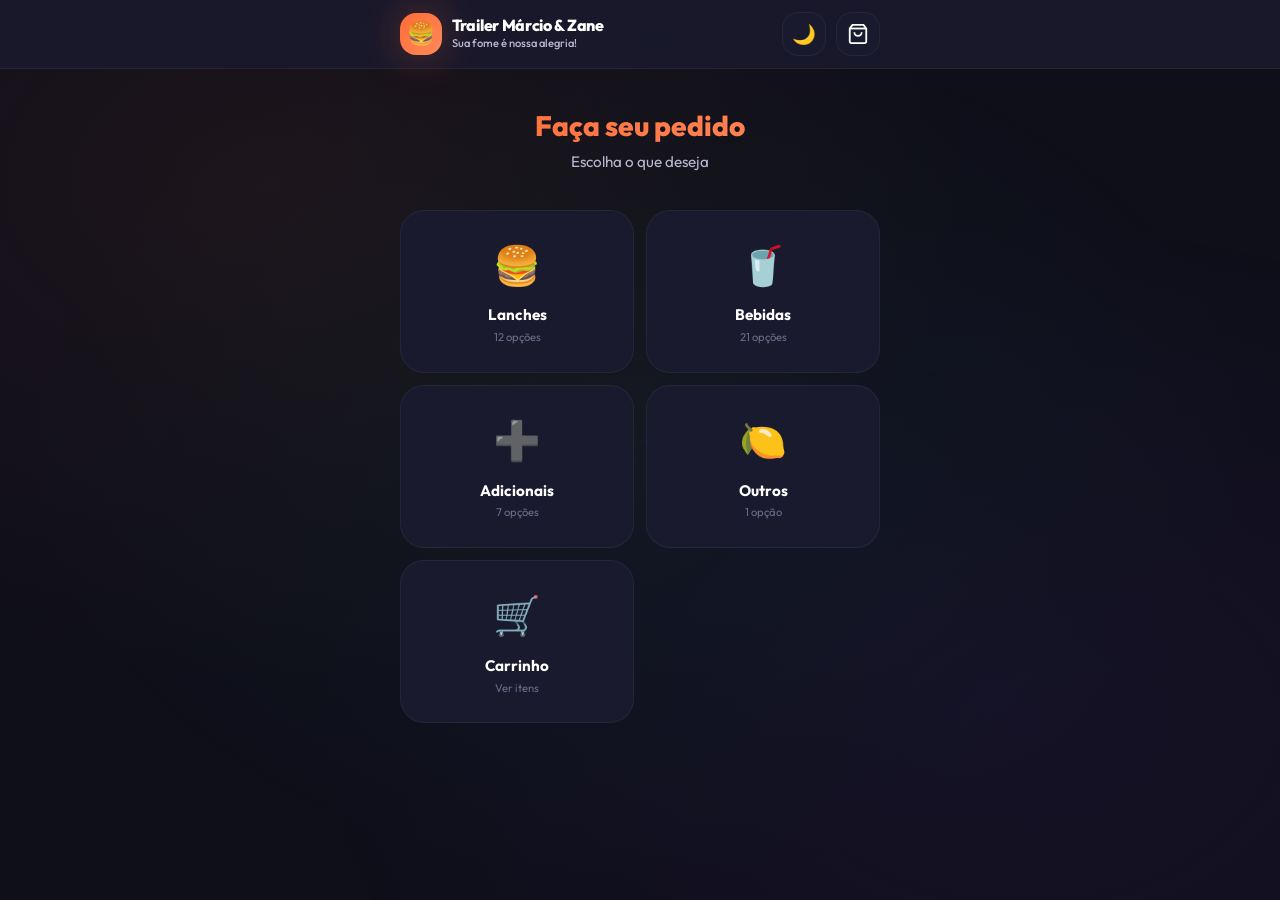
<file: index.html>
<!DOCTYPE html>
<html lang="pt-BR">
<head>
    <meta charset="UTF-8">
    <meta name="viewport" content="width=device-width, initial-scale=1.0, maximum-scale=1.0, user-scalable=no">
    <meta name="theme-color" content="#FF6B35">
    <meta name="apple-mobile-web-app-capable" content="yes">
    <meta name="apple-mobile-web-app-status-bar-style" content="black-translucent">
    <meta name="description" content="Trailer Márcio & Zane - O melhor xis da região! Faça seu pedido online.">
    <title>Trailer Márcio & Zane - Pedidos Online</title>
    <link rel="stylesheet" href="./style.css">
    <link rel="preconnect" href="https://fonts.googleapis.com">
    <link rel="preconnect" href="https://fonts.gstatic.com" crossorigin>
    <link href="https://fonts.googleapis.com/css2?family=Outfit:wght@400;500;600;700;800;900&display=swap" rel="stylesheet">
</head>
<body>
    <!-- Header -->
    <header class="header">
        <div class="container">
            <div class="header-content">
                <div class="logo" onclick="navigate('home')">
                    <div class="logo-icon">🍔</div>
                    <div class="logo-text">
                        <span class="logo-title">Trailer Márcio & Zane</span>
                        <span class="logo-subtitle">Sua fome é nossa alegria!</span>
                    </div>
                </div>
                <div class="header-actions">
                    <button class="theme-toggle" onclick="toggleTheme()" title="Alternar tema" aria-label="Alternar tema">
                        <span class="theme-icon-light">☀️</span>
                        <span class="theme-icon-dark">🌙</span>
                    </button>
                    <a href="#" class="header-cart" onclick="navigate('carrinho'); return false;" aria-label="Ver carrinho">
                        <svg viewBox="0 0 24 24" fill="none" stroke="currentColor" stroke-width="2">
                            <path d="M6 2L3 6v14a2 2 0 0 0 2 2h14a2 2 0 0 0 2-2V6l-3-4z"></path>
                            <line x1="3" y1="6" x2="21" y2="6"></line>
                            <path d="M16 10a4 4 0 0 1-8 0"></path>
                        </svg>
                        <span class="cart-badge"></span>
                    </a>
                </div>
            </div>
        </div>
    </header>

    <!-- Main -->
    <main class="main">
        <!-- HOME PAGE -->
        <div id="page-home" class="page active">
            <div class="container">
                <section class="hero fade-in-up">
                    <h1 class="hero-title">Faça seu pedido</h1>
                    <p class="hero-subtitle">Escolha o que deseja</p>
                </section>
                <nav class="menu-grid">
                    <a href="#" class="menu-card xis card-entrance stagger-1" onclick="navigate('xis'); return false;">
                        <div class="menu-card-icon">🍔</div>
                        <div class="menu-card-title">Lanches</div>
                        <div class="menu-card-count">12 opções</div>
                    </a>
                    <a href="#" class="menu-card bebidas card-entrance stagger-2" onclick="navigate('bebidas'); return false;">
                        <div class="menu-card-icon">🥤</div>
                        <div class="menu-card-title">Bebidas</div>
                        <div class="menu-card-count">21 opções</div>
                    </a>
                    <a href="#" class="menu-card adicionais card-entrance stagger-3" onclick="navigate('adicionais'); return false;">
                        <div class="menu-card-icon">➕</div>
                        <div class="menu-card-title">Adicionais</div>
                        <div class="menu-card-count">7 opções</div>
                    </a>
                    <a href="#" class="menu-card outros card-entrance stagger-4" onclick="navigate('outros'); return false;">
                        <div class="menu-card-icon">🍋</div>
                        <div class="menu-card-title">Outros</div>
                        <div class="menu-card-count">1 opção</div>
                    </a>
                    <a href="#" class="menu-card carrinho card-entrance stagger-5" onclick="navigate('carrinho'); return false;">
                        <div class="menu-card-icon">🛒</div>
                        <div class="menu-card-title">Carrinho</div>
                        <div class="menu-card-count">Ver itens</div>
                    </a>
                </nav>
            </div>
        </div>

        <!-- XIS PAGE -->
        <div id="page-xis" class="page">
            <div class="container">
                <div class="page-header fade-in-up">
                    <a href="#" class="back-btn" onclick="navigate('home'); return false;" aria-label="Voltar">
                        <svg viewBox="0 0 24 24" fill="none" stroke="currentColor" stroke-width="2.5">
                            <path d="M19 12H5M12 19l-7-7 7-7"/>
                        </svg>
                    </a>
                    <h1 class="page-title">Lanches</h1>
                </div>
                <div class="products-grid" id="xis-grid"></div>
            </div>
        </div>

        <!-- BEBIDAS PAGE -->
        <div id="page-bebidas" class="page">
            <div class="container">
                <div class="page-header fade-in-up">
                    <a href="#" class="back-btn" onclick="navigate('home'); return false;" aria-label="Voltar">
                        <svg viewBox="0 0 24 24" fill="none" stroke="currentColor" stroke-width="2.5">
                            <path d="M19 12H5M12 19l-7-7 7-7"/>
                        </svg>
                    </a>
                    <h1 class="page-title">Bebidas</h1>
                </div>
                <div class="products-grid" id="bebidas-grid"></div>
            </div>
        </div>

        <!-- ADICIONAIS PAGE -->
        <div id="page-adicionais" class="page">
            <div class="container">
                <div class="page-header fade-in-up">
                    <a href="#" class="back-btn" onclick="navigate('home'); return false;" aria-label="Voltar">
                        <svg viewBox="0 0 24 24" fill="none" stroke="currentColor" stroke-width="2.5">
                            <path d="M19 12H5M12 19l-7-7 7-7"/>
                        </svg>
                    </a>
                    <h1 class="page-title">Adicionais</h1>
                </div>
                <div class="products-grid" id="adicionais-grid"></div>
            </div>
        </div>

        <!-- OUTROS PAGE -->
        <div id="page-outros" class="page">
            <div class="container">
                <div class="page-header fade-in-up">
                    <a href="#" class="back-btn" onclick="navigate('home'); return false;" aria-label="Voltar">
                        <svg viewBox="0 0 24 24" fill="none" stroke="currentColor" stroke-width="2.5">
                            <path d="M19 12H5M12 19l-7-7 7-7"/>
                        </svg>
                    </a>
                    <h1 class="page-title">Outros</h1>
                </div>
                <div class="products-grid" id="outros-grid"></div>
            </div>
        </div>

        <!-- CARRINHO PAGE -->
        <div id="page-carrinho" class="page">
            <div class="container">
                <div class="page-header fade-in-up">
                    <a href="#" class="back-btn" onclick="navigate('home'); return false;" aria-label="Voltar">
                        <svg viewBox="0 0 24 24" fill="none" stroke="currentColor" stroke-width="2.5">
                            <path d="M19 12H5M12 19l-7-7 7-7"/>
                        </svg>
                    </a>
                    <h1 class="page-title">Seu Carrinho</h1>
                </div>
                <div class="cart-container" id="cart-content"></div>
            </div>
        </div>

        <!-- CHECKOUT PAGE -->
        <div id="page-checkout" class="page">
            <div class="container">
                <div class="page-header fade-in-up">
                    <a href="#" class="back-btn" onclick="navigate('carrinho'); return false;" aria-label="Voltar">
                        <svg viewBox="0 0 24 24" fill="none" stroke="currentColor" stroke-width="2.5">
                            <path d="M19 12H5M12 19l-7-7 7-7"/>
                        </svg>
                    </a>
                    <h1 class="page-title">Finalizar Pedido</h1>
                </div>
                <div class="checkout-container" id="checkout-content">
                    <!-- Formulário de checkout será renderizado aqui -->
                </div>
            </div>
        </div>
    </main>

    <!-- Floating Cart -->
    <a href="#" class="floating-cart hidden" onclick="navigate('carrinho'); return false;" aria-label="Ver carrinho">
        <svg viewBox="0 0 24 24" fill="none" stroke="currentColor" stroke-width="2">
            <path d="M6 2L3 6v14a2 2 0 0 0 2 2h14a2 2 0 0 0 2-2V6l-3-4z"></path>
            <line x1="3" y1="6" x2="21" y2="6"></line>
            <path d="M16 10a4 4 0 0 1-8 0"></path>
        </svg>
        <span>Ver Carrinho</span>
    </a>

    <script src="./script.js"></script>
</body>
</html>
</file>
<file: style.css>
/* ============================================
   TRAILER MÁRCIO & ZANE - DESIGN PREMIUM
   Visual moderno com tema claro/escuro
   ============================================ */

@import url('https://fonts.googleapis.com/css2?family=Outfit:wght@400;500;600;700;800;900&display=swap');

:root {
    /* Cores primárias (mantidas em ambos os temas) */
    --primary: #FF6B35;
    --primary-dark: #E85A2A;
    --primary-light: #FF8A5B;
    --secondary: #7C3AED;
    --accent: #06D6A0;
    
    /* TEMA ESCURO (padrão) */
    --bg-dark: #0F0F1A;
    --bg-card: #1A1A2E;
    --bg-card-hover: #252542;
    --bg-glass: rgba(26, 26, 46, 0.85);
    --text-primary: #FFFFFF;
    --text-secondary: #B8B8D1;
    --text-muted: #6B6B8A;
    --border-color: rgba(255, 255, 255, 0.05);
    --border-hover: rgba(255, 255, 255, 0.1);
    --input-bg: #0F0F1A;
    --shadow-sm: 0 2px 8px rgba(0, 0, 0, 0.3);
    --shadow-md: 0 8px 24px rgba(0, 0, 0, 0.4);
    --shadow-lg: 0 16px 48px rgba(0, 0, 0, 0.5);
    --shadow-glow: 0 0 40px rgba(255, 107, 53, 0.3);
    --gradient-dark: linear-gradient(180deg, #0F0F1A 0%, #1A1A2E 100%);
    --gradient-primary: linear-gradient(135deg, #FF6B35 0%, #FF8A5B 100%);
    --gradient-accent: linear-gradient(135deg, #06D6A0 0%, #0BE9B6 100%);
    
    /* Bordas e transições */
    --radius-sm: 12px;
    --radius-md: 16px;
    --radius-lg: 24px;
    --transition-fast: 0.2s ease;
    --transition-normal: 0.3s ease;
    --transition-slow: 0.5s ease;
}

/* TEMA CLARO */
body.light-theme {
    --bg-dark: #F5F5F7;
    --bg-card: #FFFFFF;
    --bg-card-hover: #F0F0F2;
    --bg-glass: rgba(255, 255, 255, 0.9);
    --text-primary: #1D1D1F;
    --text-secondary: #6E6E73;
    --text-muted: #A1A1A6;
    --border-color: rgba(0, 0, 0, 0.08);
    --border-hover: rgba(0, 0, 0, 0.15);
    --input-bg: #F5F5F7;
    --shadow-sm: 0 2px 8px rgba(0, 0, 0, 0.08);
    --shadow-md: 0 8px 24px rgba(0, 0, 0, 0.1);
    --shadow-lg: 0 16px 48px rgba(0, 0, 0, 0.12);
    --shadow-glow: 0 0 40px rgba(255, 107, 53, 0.2);
    --gradient-dark: linear-gradient(180deg, #F5F5F7 0%, #FFFFFF 100%);
}

/* Reset */
*, *::before, *::after {
    margin: 0;
    padding: 0;
    box-sizing: border-box;
}

html {
    font-size: 16px;
    scroll-behavior: smooth;
    -webkit-tap-highlight-color: transparent;
}

body {
    font-family: 'Outfit', -apple-system, BlinkMacSystemFont, sans-serif;
    background: var(--bg-dark);
    color: var(--text-primary);
    min-height: 100vh;
    overflow-x: hidden;
    line-height: 1.5;
    -webkit-font-smoothing: antialiased;
    -moz-osx-font-smoothing: grayscale;
    transition: background var(--transition-normal), color var(--transition-normal);
}

/* Background com gradiente sutil */
body::before {
    content: '';
    position: fixed;
    top: 0;
    left: 0;
    width: 100%;
    height: 100%;
    background: 
        radial-gradient(ellipse at 20% 20%, rgba(255, 107, 53, 0.06) 0%, transparent 50%),
        radial-gradient(ellipse at 80% 80%, rgba(124, 58, 237, 0.06) 0%, transparent 50%),
        radial-gradient(ellipse at 50% 50%, rgba(6, 214, 160, 0.04) 0%, transparent 70%);
    pointer-events: none;
    z-index: -1;
    transition: opacity var(--transition-normal);
}

body.light-theme::before {
    opacity: 0.5;
}

/* Container */
.container {
    width: 100%;
    max-width: 520px;
    margin: 0 auto;
    padding: 0 16px;
    position: relative;
}

/* ============================================
   THEME TOGGLE
   ============================================ */
.theme-toggle {
    width: 44px;
    height: 44px;
    background: var(--bg-card);
    border: 1px solid var(--border-color);
    border-radius: var(--radius-md);
    display: flex;
    align-items: center;
    justify-content: center;
    cursor: pointer;
    transition: var(--transition-normal);
    font-size: 1.2rem;
    position: relative;
}

.theme-toggle:hover {
    background: var(--bg-card-hover);
    transform: scale(1.05);
}

.theme-icon-light,
.theme-icon-dark {
    position: absolute;
    transition: opacity var(--transition-normal), transform var(--transition-normal);
}

.theme-icon-light {
    opacity: 0;
    transform: rotate(-90deg);
}

.theme-icon-dark {
    opacity: 1;
    transform: rotate(0);
}

body.light-theme .theme-icon-light {
    opacity: 1;
    transform: rotate(0);
}

body.light-theme .theme-icon-dark {
    opacity: 0;
    transform: rotate(90deg);
}

/* ============================================
   PAGE SYSTEM
   ============================================ */
.page {
    display: none;
    animation: pageEnter 0.4s cubic-bezier(0.175, 0.885, 0.32, 1.275);
}

.page.active {
    display: block;
}

@keyframes pageEnter {
    from {
        opacity: 0;
        transform: translateY(20px);
    }
    to {
        opacity: 1;
        transform: translateY(0);
    }
}

/* ============================================
   HEADER
   ============================================ */
.header {
    position: sticky;
    top: 0;
    z-index: 100;
    background: var(--bg-glass);
    backdrop-filter: blur(20px);
    -webkit-backdrop-filter: blur(20px);
    border-bottom: 1px solid var(--border-color);
    transition: border-color var(--transition-normal);
}

.header-content {
    display: flex;
    align-items: center;
    justify-content: space-between;
    padding: 12px 0;
}

.header-actions {
    display: flex;
    align-items: center;
    gap: 10px;
}

.logo {
    display: flex;
    align-items: center;
    gap: 10px;
    cursor: pointer;
}

.logo-icon {
    width: 42px;
    height: 42px;
    background: var(--gradient-primary);
    border-radius: var(--radius-md);
    display: flex;
    align-items: center;
    justify-content: center;
    font-size: 1.4rem;
    box-shadow: var(--shadow-glow);
    flex-shrink: 0;
}

.logo-text {
    display: flex;
    flex-direction: column;
}

.logo-title {
    font-size: 1rem;
    font-weight: 800;
    color: var(--text-primary);
    letter-spacing: -0.3px;
    line-height: 1.2;
}

.logo-subtitle {
    font-size: 0.7rem;
    color: var(--text-secondary);
    font-weight: 500;
}

/* Carrinho no header */
.header-cart {
    position: relative;
    width: 44px;
    height: 44px;
    background: var(--bg-card);
    border: 1px solid var(--border-color);
    border-radius: var(--radius-md);
    display: flex;
    align-items: center;
    justify-content: center;
    text-decoration: none;
    transition: var(--transition-normal);
}

.header-cart:hover {
    background: var(--bg-card-hover);
    transform: scale(1.05);
}

.header-cart svg {
    width: 22px;
    height: 22px;
    stroke: var(--text-primary);
}

.cart-badge {
    position: absolute;
    top: -4px;
    right: -4px;
    min-width: 20px;
    height: 20px;
    background: var(--gradient-primary);
    border-radius: 50%;
    display: flex;
    align-items: center;
    justify-content: center;
    font-size: 0.7rem;
    font-weight: 700;
    color: white;
    padding: 0 5px;
    box-shadow: var(--shadow-sm);
}

.cart-badge:empty,
.cart-badge[data-count="0"] {
    display: none;
}

/* ============================================
   MAIN CONTENT
   ============================================ */
.main {
    padding: 16px 0 100px;
    min-height: calc(100vh - 70px);
}

/* ============================================
   HERO SECTION
   ============================================ */
.hero {
    text-align: center;
    padding: 20px 0;
}

.hero-title {
    font-size: 1.75rem;
    font-weight: 800;
    margin-bottom: 4px;
    background: var(--gradient-primary);
    -webkit-background-clip: text;
    -webkit-text-fill-color: transparent;
    background-clip: text;
}

.hero-subtitle {
    font-size: 0.95rem;
    color: var(--text-secondary);
}

/* ============================================
   MENU GRID (HOME)
   ============================================ */
.menu-grid {
    display: grid;
    grid-template-columns: repeat(2, 1fr);
    gap: 12px;
    margin-top: 16px;
}

.menu-card {
    position: relative;
    background: var(--bg-card);
    border-radius: var(--radius-lg);
    padding: 22px 12px;
    text-align: center;
    text-decoration: none;
    color: var(--text-primary);
    border: 1px solid var(--border-color);
    overflow: hidden;
    transition: var(--transition-normal);
    cursor: pointer;
}

.menu-card::before {
    content: '';
    position: absolute;
    inset: 0;
    background: var(--gradient-primary);
    opacity: 0;
    transition: var(--transition-normal);
}

.menu-card:hover {
    transform: translateY(-4px);
    border-color: rgba(255, 107, 53, 0.3);
    box-shadow: var(--shadow-glow);
}

.menu-card:hover::before {
    opacity: 0.1;
}

.menu-card-icon {
    font-size: 2.2rem;
    margin-bottom: 10px;
    position: relative;
    z-index: 1;
}

.menu-card-title {
    font-size: 0.95rem;
    font-weight: 700;
    position: relative;
    z-index: 1;
}

.menu-card-count {
    font-size: 0.7rem;
    color: var(--text-muted);
    margin-top: 2px;
    position: relative;
    z-index: 1;
}

/* Cores específicas para cada card */
.menu-card.xis:hover { box-shadow: 0 0 40px rgba(255, 107, 53, 0.3); }
.menu-card.bebidas:hover { box-shadow: 0 0 40px rgba(6, 214, 160, 0.3); }
.menu-card.adicionais:hover { box-shadow: 0 0 40px rgba(124, 58, 237, 0.3); }
.menu-card.outros:hover { box-shadow: 0 0 40px rgba(255, 200, 50, 0.3); }
.menu-card.carrinho:hover { box-shadow: 0 0 40px rgba(255, 200, 50, 0.3); }

/* ============================================
   PAGE HEADER
   ============================================ */
.page-header {
    display: flex;
    align-items: center;
    gap: 12px;
    padding: 8px 0 16px;
}

.back-btn {
    width: 42px;
    height: 42px;
    background: var(--bg-card);
    border: 1px solid var(--border-color);
    border-radius: var(--radius-md);
    display: flex;
    align-items: center;
    justify-content: center;
    color: var(--text-primary);
    text-decoration: none;
    transition: var(--transition-normal);
    cursor: pointer;
    flex-shrink: 0;
}

.back-btn:hover {
    background: var(--bg-card-hover);
    transform: translateX(-2px);
}

.back-btn svg {
    width: 20px;
    height: 20px;
    stroke: currentColor;
}

.page-title {
    font-size: 1.35rem;
    font-weight: 800;
}

/* ============================================
   PRODUCT GRID
   ============================================ */
.products-grid {
    display: flex;
    flex-direction: column;
    gap: 12px;
}

.products-section {
    display: flex;
    flex-direction: column;
    gap: 12px;
}

/* ============================================
   SECTION TITLE (para bebidas)
   ============================================ */
.section-title {
    display: flex;
    align-items: center;
    gap: 8px;
    font-size: 1.1rem;
    font-weight: 700;
    color: var(--text-primary);
    margin-bottom: 8px;
    padding: 8px 0;
    border-bottom: 2px solid var(--border-color);
}

.section-icon {
    font-size: 1.3rem;
}

/* ============================================
   PRODUCT CARD
   ============================================ */
.product-card {
    background: var(--bg-card);
    border-radius: var(--radius-lg);
    padding: 16px;
    border: 1px solid var(--border-color);
    display: flex;
    gap: 14px;
    transition: var(--transition-normal);
    position: relative;
    overflow: hidden;
    animation: cardEntrance 0.5s cubic-bezier(0.175, 0.885, 0.32, 1.275) forwards;
}

.product-card::before {
    content: '';
    position: absolute;
    inset: 0;
    background: var(--gradient-primary);
    opacity: 0;
    transition: var(--transition-normal);
}

.product-card:hover {
    border-color: rgba(255, 107, 53, 0.2);
    transform: translateX(4px);
}

.product-card:hover::before {
    opacity: 0.05;
}

.product-image {
    width: 64px;
    height: 64px;
    background: var(--gradient-dark);
    border-radius: var(--radius-md);
    display: flex;
    align-items: center;
    justify-content: center;
    font-size: 2rem;
    flex-shrink: 0;
    position: relative;
    z-index: 1;
}

.product-info {
    flex: 1;
    display: flex;
    flex-direction: column;
    justify-content: space-between;
    position: relative;
    z-index: 1;
    min-width: 0;
}

.product-name {
    font-size: 1rem;
    font-weight: 700;
    color: var(--text-primary);
    margin-bottom: 2px;
    white-space: nowrap;
    overflow: hidden;
    text-overflow: ellipsis;
}

.product-description {
    font-size: 0.8rem;
    color: var(--text-secondary);
    line-height: 1.3;
    margin-bottom: 8px;
    display: -webkit-box;
    -webkit-line-clamp: 2;
    -webkit-box-orient: vertical;
    overflow: hidden;
}

.product-footer {
    display: flex;
    align-items: center;
    justify-content: space-between;
    gap: 8px;
}

.product-price {
    font-size: 1.1rem;
    font-weight: 800;
    color: var(--primary);
    flex-shrink: 0;
}

/* ============================================
   ADD TO CART BUTTON
   ============================================ */
.add-btn {
    width: 40px;
    height: 40px;
    background: var(--gradient-primary);
    border: none;
    border-radius: var(--radius-md);
    display: flex;
    align-items: center;
    justify-content: center;
    cursor: pointer;
    transition: var(--transition-normal);
    box-shadow: var(--shadow-sm);
    flex-shrink: 0;
}

.add-btn:hover {
    transform: scale(1.1);
    box-shadow: var(--shadow-glow);
}

.add-btn:active {
    transform: scale(0.95);
}

.add-btn svg {
    width: 18px;
    height: 18px;
    stroke: white;
}

/* ============================================
   QUANTITY CONTROLS
   ============================================ */
.quantity-controls {
    display: flex;
    align-items: center;
    gap: 8px;
    flex-shrink: 0;
}

.qty-btn {
    width: 32px;
    height: 32px;
    background: var(--input-bg);
    border: 1px solid var(--border-color);
    border-radius: var(--radius-sm);
    display: flex;
    align-items: center;
    justify-content: center;
    color: var(--text-primary);
    font-size: 1.1rem;
    font-weight: 600;
    cursor: pointer;
    transition: var(--transition-fast);
    padding: 0;
}

.qty-btn:hover {
    background: var(--bg-card-hover);
    border-color: var(--primary);
}

.qty-display {
    min-width: 24px;
    text-align: center;
    font-weight: 700;
    font-size: 0.95rem;
}

/* ============================================
   CART PAGE
   ============================================ */
.cart-empty {
    text-align: center;
    padding: 48px 20px;
}

.cart-empty-icon {
    font-size: 3.5rem;
    margin-bottom: 16px;
    opacity: 0.5;
}

.cart-empty-title {
    font-size: 1.15rem;
    font-weight: 700;
    color: var(--text-primary);
    margin-bottom: 8px;
}

.cart-empty-text {
    font-size: 0.9rem;
    color: var(--text-secondary);
    margin-bottom: 24px;
}

.cart-empty-btn {
    display: inline-flex;
    align-items: center;
    gap: 8px;
    background: var(--gradient-primary);
    color: white;
    text-decoration: none;
    padding: 14px 24px;
    border-radius: var(--radius-md);
    font-weight: 600;
    font-size: 0.95rem;
    transition: var(--transition-normal);
    cursor: pointer;
    border: none;
}

.cart-empty-btn:hover {
    transform: translateY(-2px);
    box-shadow: var(--shadow-glow);
}

.cart-empty-btn svg {
    width: 18px;
    height: 18px;
}

/* Cart items */
.cart-items {
    display: flex;
    flex-direction: column;
    gap: 10px;
    margin-bottom: 20px;
}

.cart-item {
    background: var(--bg-card);
    border-radius: var(--radius-lg);
    padding: 14px;
    border: 1px solid var(--border-color);
    display: flex;
    gap: 12px;
    align-items: center;
    transition: var(--transition-normal);
    animation: cartItemAdd 0.4s cubic-bezier(0.175, 0.885, 0.32, 1.275);
}

.cart-item:hover {
    border-color: var(--border-hover);
}

.cart-item-image {
    width: 48px;
    height: 48px;
    background: var(--gradient-dark);
    border-radius: var(--radius-sm);
    display: flex;
    align-items: center;
    justify-content: center;
    font-size: 1.5rem;
    flex-shrink: 0;
}

.cart-item-info {
    flex: 1;
    min-width: 0;
}

.cart-item-name {
    font-size: 0.9rem;
    font-weight: 700;
    margin-bottom: 2px;
    white-space: nowrap;
    overflow: hidden;
    text-overflow: ellipsis;
}

.cart-item-price {
    font-size: 0.8rem;
    color: var(--text-secondary);
}

.cart-item-total {
    font-size: 0.95rem;
    font-weight: 800;
    color: var(--primary);
    margin-left: auto;
    padding: 0 8px;
    flex-shrink: 0;
}

.cart-item-remove {
    width: 32px;
    height: 32px;
    background: rgba(239, 68, 68, 0.1);
    border: none;
    border-radius: var(--radius-sm);
    display: flex;
    align-items: center;
    justify-content: center;
    cursor: pointer;
    transition: var(--transition-fast);
    flex-shrink: 0;
}

.cart-item-remove:hover {
    background: rgba(239, 68, 68, 0.2);
}

.cart-item-remove svg {
    width: 16px;
    height: 16px;
    stroke: #EF4444;
}

/* Cart summary */
.cart-summary {
    background: var(--bg-card);
    border-radius: var(--radius-lg);
    padding: 16px;
    border: 1px solid var(--border-color);
    margin-bottom: 16px;
}

.summary-row {
    display: flex;
    justify-content: space-between;
    align-items: center;
    margin-bottom: 10px;
}

.summary-row:last-child {
    margin-bottom: 0;
    padding-top: 10px;
    border-top: 1px solid var(--border-color);
}

.summary-label {
    font-size: 0.9rem;
    color: var(--text-secondary);
}

.summary-value {
    font-size: 0.95rem;
    font-weight: 600;
}

.summary-total .summary-label {
    font-size: 1rem;
    color: var(--text-primary);
    font-weight: 600;
}

.summary-total .summary-value {
    font-size: 1.35rem;
    font-weight: 800;
    color: var(--primary);
}

/* Checkout button */
.checkout-btn {
    width: 100%;
    background: var(--gradient-accent);
    border: none;
    border-radius: var(--radius-md);
    padding: 16px 20px;
    color: white;
    font-family: inherit;
    font-size: 1rem;
    font-weight: 700;
    cursor: pointer;
    display: flex;
    align-items: center;
    justify-content: center;
    gap: 10px;
    transition: var(--transition-normal);
    box-shadow: 0 4px 20px rgba(6, 214, 160, 0.3);
    margin-bottom: 12px;
}

.checkout-btn:hover {
    transform: translateY(-2px);
    box-shadow: 0 8px 30px rgba(6, 214, 160, 0.4);
}

.continue-btn {
    width: 100%;
    background: transparent;
    border: 2px solid var(--border-color);
    border-radius: var(--radius-md);
    padding: 14px 20px;
    color: var(--text-primary);
    font-family: inherit;
    font-size: 0.95rem;
    font-weight: 600;
    cursor: pointer;
    display: flex;
    align-items: center;
    justify-content: center;
    gap: 10px;
    transition: var(--transition-normal);
}

.continue-btn:hover {
    border-color: var(--primary);
    background: var(--bg-card-hover);
}

/* ============================================
   CHECKOUT FORM
   ============================================ */
.checkout-form {
    background: var(--bg-card);
    border-radius: var(--radius-lg);
    padding: 20px;
    border: 1px solid var(--border-color);
}

.form-section {
    margin-bottom: 20px;
}

.form-section:last-child {
    margin-bottom: 0;
}

.form-section-title {
    font-size: 0.95rem;
    font-weight: 700;
    color: var(--text-primary);
    margin-bottom: 12px;
    display: flex;
    align-items: center;
    gap: 6px;
}

.form-section-title .required {
    color: var(--primary);
    font-size: 0.75rem;
}

.form-group {
    margin-bottom: 12px;
}

.form-group:last-child {
    margin-bottom: 0;
}

.form-label {
    display: block;
    font-size: 0.8rem;
    font-weight: 600;
    color: var(--text-secondary);
    margin-bottom: 6px;
}

.form-input,
.form-select,
.form-textarea {
    width: 100%;
    padding: 12px 14px;
    background: var(--input-bg);
    border: 1px solid var(--border-color);
    border-radius: var(--radius-sm);
    color: var(--text-primary);
    font-family: inherit;
    font-size: 0.95rem;
    transition: var(--transition-fast);
}

.form-input:focus,
.form-select:focus,
.form-textarea:focus {
    outline: none;
    border-color: var(--primary);
}

.form-input::placeholder,
.form-textarea::placeholder {
    color: var(--text-muted);
}

.form-input.error,
.form-select.error {
    border-color: #EF4444;
}

.error-message {
    font-size: 0.75rem;
    color: #EF4444;
    margin-top: 4px;
    display: none;
}

.error-message.visible {
    display: block;
}

.form-textarea {
    min-height: 70px;
    resize: vertical;
}

/* Radio options */
.radio-options {
    display: flex;
    flex-direction: column;
    gap: 8px;
}

.radio-option {
    display: flex;
    align-items: center;
    gap: 10px;
    padding: 14px;
    background: var(--input-bg);
    border: 2px solid var(--border-color);
    border-radius: var(--radius-sm);
    cursor: pointer;
    transition: var(--transition-fast);
}

.radio-option:hover {
    border-color: var(--border-hover);
}

.radio-option input[type="radio"] {
    display: none;
}

.radio-custom {
    width: 18px;
    height: 18px;
    border: 2px solid var(--text-muted);
    border-radius: 50%;
    display: flex;
    align-items: center;
    justify-content: center;
    transition: var(--transition-fast);
    flex-shrink: 0;
}

.radio-custom::after {
    content: '';
    width: 8px;
    height: 8px;
    background: var(--primary);
    border-radius: 50%;
    transform: scale(0);
    transition: var(--transition-fast);
}

.radio-option input[type="radio"]:checked + .radio-custom {
    border-color: var(--primary);
}

.radio-option input[type="radio"]:checked + .radio-custom::after {
    transform: scale(1);
}

.radio-option.selected {
    border-color: var(--primary);
    background: rgba(255, 107, 53, 0.05);
}

.radio-text {
    font-size: 0.9rem;
    font-weight: 500;
}

/* Hidden sections */
.hidden-section {
    display: none;
    animation: slideDown 0.3s ease;
}

.hidden-section.visible {
    display: block;
}

@keyframes slideDown {
    from {
        opacity: 0;
        transform: translateY(-10px);
    }
    to {
        opacity: 1;
        transform: translateY(0);
    }
}

/* Finalize button */
.finalize-btn {
    width: 100%;
    background: var(--gradient-primary);
    border: none;
    border-radius: var(--radius-md);
    padding: 16px 20px;
    color: white;
    font-family: inherit;
    font-size: 1rem;
    font-weight: 700;
    cursor: pointer;
    display: flex;
    align-items: center;
    justify-content: center;
    gap: 10px;
    transition: var(--transition-normal);
    box-shadow: var(--shadow-glow);
    margin-top: 20px;
}

.finalize-btn:hover {
    transform: translateY(-2px);
    box-shadow: 0 0 50px rgba(255, 107, 53, 0.5);
}

.finalize-btn:disabled {
    opacity: 0.5;
    cursor: not-allowed;
    transform: none;
}

/* ============================================
   TOAST NOTIFICATION
   ============================================ */
.toast {
    position: fixed;
    bottom: 90px;
    left: 50%;
    transform: translateX(-50%) translateY(100px);
    background: var(--bg-card);
    border: 1px solid var(--border-color);
    border-radius: var(--radius-md);
    padding: 14px 20px;
    display: flex;
    align-items: center;
    gap: 10px;
    box-shadow: var(--shadow-lg);
    z-index: 1000;
    opacity: 0;
    transition: all 0.4s cubic-bezier(0.175, 0.885, 0.32, 1.275);
    max-width: 90vw;
}

.toast.show {
    transform: translateX(-50%) translateY(0);
    opacity: 1;
}

.toast-icon {
    width: 28px;
    height: 28px;
    background: var(--gradient-primary);
    border-radius: 50%;
    display: flex;
    align-items: center;
    justify-content: center;
    font-size: 0.9rem;
    flex-shrink: 0;
}

.toast-text {
    font-weight: 600;
    font-size: 0.9rem;
}

/* ============================================
   FLOATING CART BUTTON
   ============================================ */
.floating-cart {
    position: fixed;
    bottom: 20px;
    left: 50%;
    transform: translateX(-50%);
    background: var(--gradient-primary);
    border-radius: 50px;
    padding: 12px 24px;
    display: flex;
    align-items: center;
    gap: 10px;
    color: white;
    text-decoration: none;
    font-weight: 700;
    font-size: 0.95rem;
    box-shadow: var(--shadow-glow), var(--shadow-lg);
    z-index: 99;
    transition: var(--transition-normal);
}

.floating-cart:hover {
    transform: translateX(-50%) translateY(-2px);
    box-shadow: 0 0 60px rgba(255, 107, 53, 0.5), var(--shadow-lg);
}

.floating-cart svg {
    width: 18px;
    height: 18px;
    stroke: currentColor;
}

.floating-cart.hidden {
    transform: translateX(-50%) translateY(100px);
    opacity: 0;
    pointer-events: none;
}

/* ============================================
   ANIMATIONS
   ============================================ */
@keyframes cardEntrance {
    from {
        opacity: 0;
        transform: translateY(20px) scale(0.98);
    }
    to {
        opacity: 1;
        transform: translateY(0) scale(1);
    }
}

@keyframes cartItemAdd {
    from {
        opacity: 0;
        transform: translateX(-20px);
    }
    to {
        opacity: 1;
        transform: translateX(0);
    }
}

/* Stagger delays */
.stagger-1 { animation-delay: 0.05s; }
.stagger-2 { animation-delay: 0.1s; }
.stagger-3 { animation-delay: 0.15s; }
.stagger-4 { animation-delay: 0.2s; }
.stagger-5 { animation-delay: 0.25s; }

/* Fade in up */
.fade-in-up {
    animation: fadeInUp 0.6s cubic-bezier(0.175, 0.885, 0.32, 1.275) forwards;
}

@keyframes fadeInUp {
    from {
        opacity: 0;
        transform: translateY(30px);
    }
    to {
        opacity: 1;
        transform: translateY(0);
    }
}

/* Badge bounce */
.badge-bounce {
    animation: badgeBounce 0.4s cubic-bezier(0.175, 0.885, 0.32, 1.275);
}

@keyframes badgeBounce {
    0%, 100% { transform: scale(1); }
    50% { transform: scale(1.3); }
}

/* Card entrance */
.card-entrance {
    animation: cardEntrance 0.5s cubic-bezier(0.175, 0.885, 0.32, 1.275) forwards;
    opacity: 0;
}

/* ============================================
   RESPONSIVE
   ============================================ */
@media (max-width: 400px) {
    .menu-grid {
        gap: 10px;
    }
    
    .menu-card {
        padding: 18px 10px;
    }
    
    .menu-card-icon {
        font-size: 1.9rem;
    }
    
    .menu-card-title {
        font-size: 0.9rem;
    }
    
    .product-card {
        padding: 14px;
        gap: 12px;
    }
    
    .product-image {
        width: 56px;
        height: 56px;
        font-size: 1.7rem;
    }
    
    .product-name {
        font-size: 0.95rem;
    }
    
    .product-description {
        font-size: 0.75rem;
    }
    
    .product-price {
        font-size: 1rem;
    }
    
    .checkout-form {
        padding: 16px;
    }
    
    .hero-title {
        font-size: 1.5rem;
    }
    
    .page-title {
        font-size: 1.2rem;
    }
}

@media (min-width: 480px) {
    .container {
        padding: 0 20px;
    }
    
    .menu-card {
        padding: 26px 16px;
    }
    
    .menu-card-icon {
        font-size: 2.4rem;
    }
}

/* Reduced motion */
@media (prefers-reduced-motion: reduce) {
    *, *::before, *::after {
        animation-duration: 0.01ms !important;
        animation-iteration-count: 1 !important;
        transition-duration: 0.01ms !important;
    }
}

/* Touch device optimizations */
@media (hover: none) {
    .menu-card:hover {
        transform: none;
    }
    
    .product-card:hover {
        transform: none;
    }
    
    .add-btn:hover {
        transform: none;
    }
}
</file>
